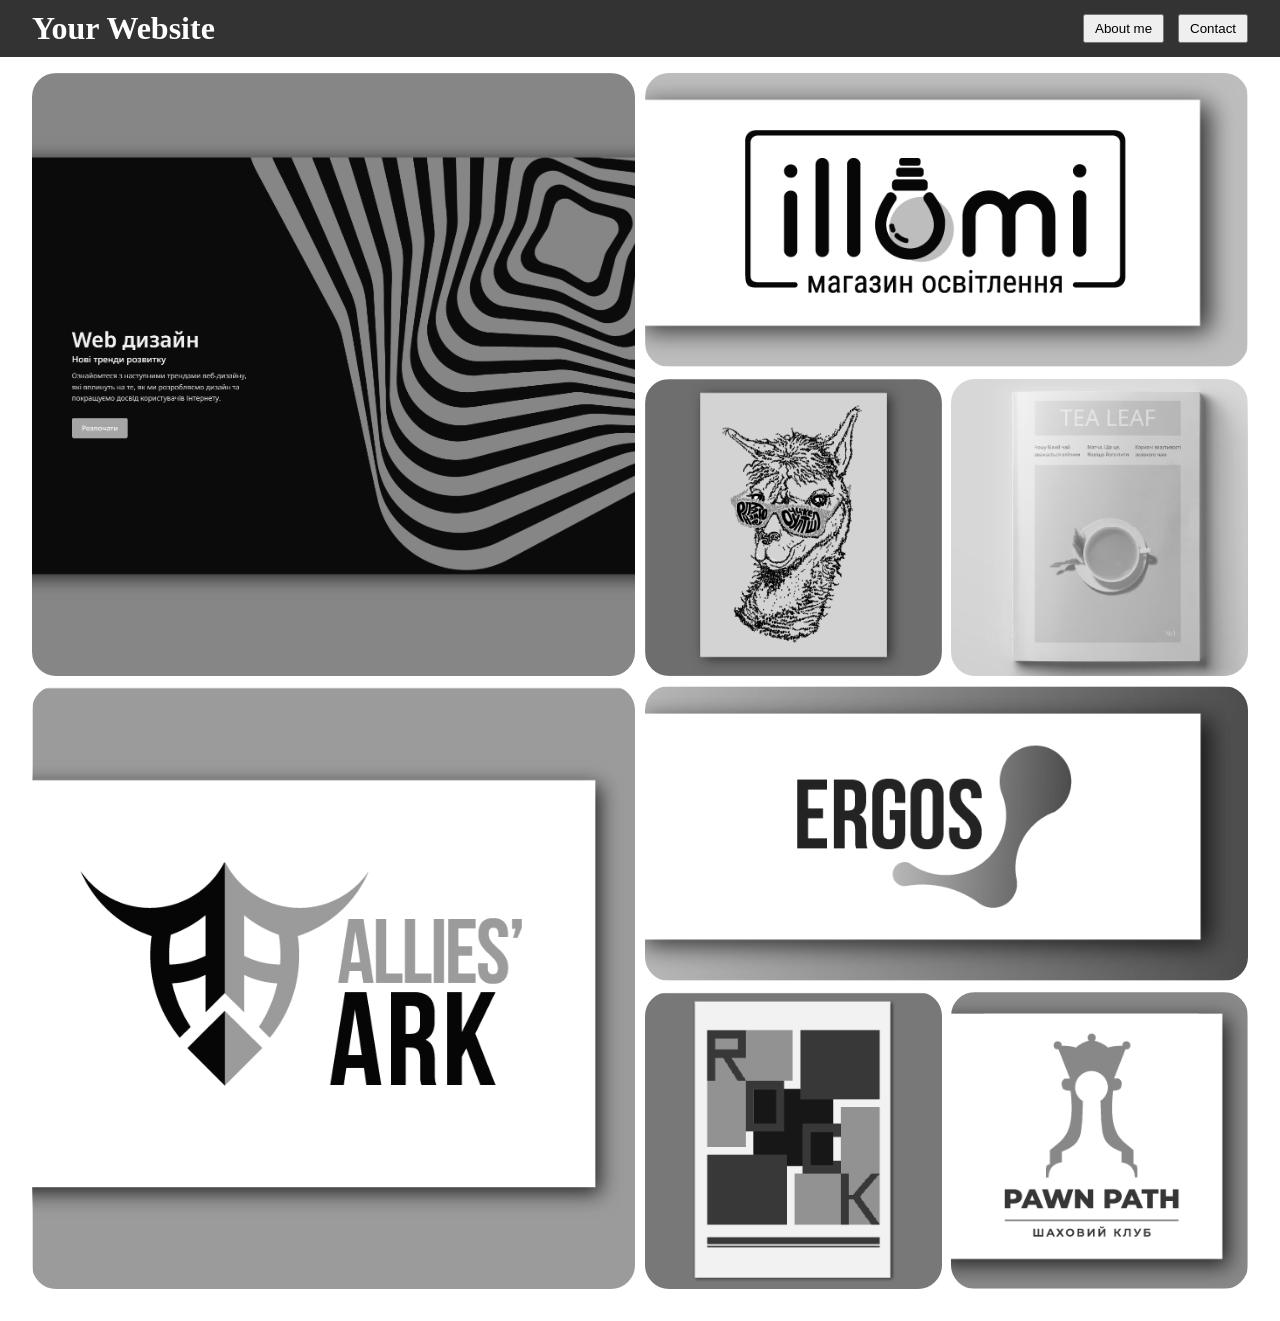
<file: index.html>
<!DOCTYPE html>
<html lang="en">
<head>
    <meta charset="UTF-8">
    <meta name="viewport" content="width=device-width, initial-scale=1.0">

    <link rel="stylesheet" href="assets/css/style.css">

    <title>Ваш сайт</title>

</head>
<body>

    <header>
        <div class="header-container">
            <!-- Left side of the header -->
            <div class="header-left">
                <h1>Your Website</h1>
            </div>
            
            <!-- Right side of the header -->
            <div class="header-right">
                <a href="about.html"><button>About me</button></a>
                <a href="contact.html"><button>Contact</button></a>
            </div>
        </div>
    </header>


   
    <div class="grid-container">
        <!-- Ваши ячейки с изображениями -->
        <!-- Строка 1 -->
        <div class="cell large Site"><a href="site.html"><img src="assets/img/Site web.png" alt="Картинка 1"></a></div>
        <div class="cell long Img1"><a href="illomi.html"><img src="assets/img/illomi.png" alt="Картинка 2"></a></div>
        <div class="cell Img2"><a href="plakat1.html"><img src="assets/img/plakat1.png" alt="Картинка 3"></a></div>



        <!-- Строка 2 -->
        <!-- Ваши другие ячейки -->
        
        <div class="cell Img3"><a href="tealeaf.html"><img src="assets/img/tealeaf.png" alt="Картинка 3"></a></div>
        <div class="cell demi Logo"><a href="alliesark.html"><img src="assets/img/ark.png" alt="Картинка 3"></a></div>


        <!-- Строка 3 -->
        <!-- Ваши оставшиеся ячейки -->
        <div class="cell long Img4"><a href="ergos.html"><img src="assets/img/ergos.png" alt="Картинка 3"></a></div>
        <div class="cell Img5"><a href="rock.html"><img src="assets/img/rock.png" alt="Картинка 3"></a></div>
        <div class="cell Img6"><a href="pawn.html"><img src="assets/img/pawn2.png" alt="Картинка 3"></a></div>

    </div>





</body>
</html>
</file>
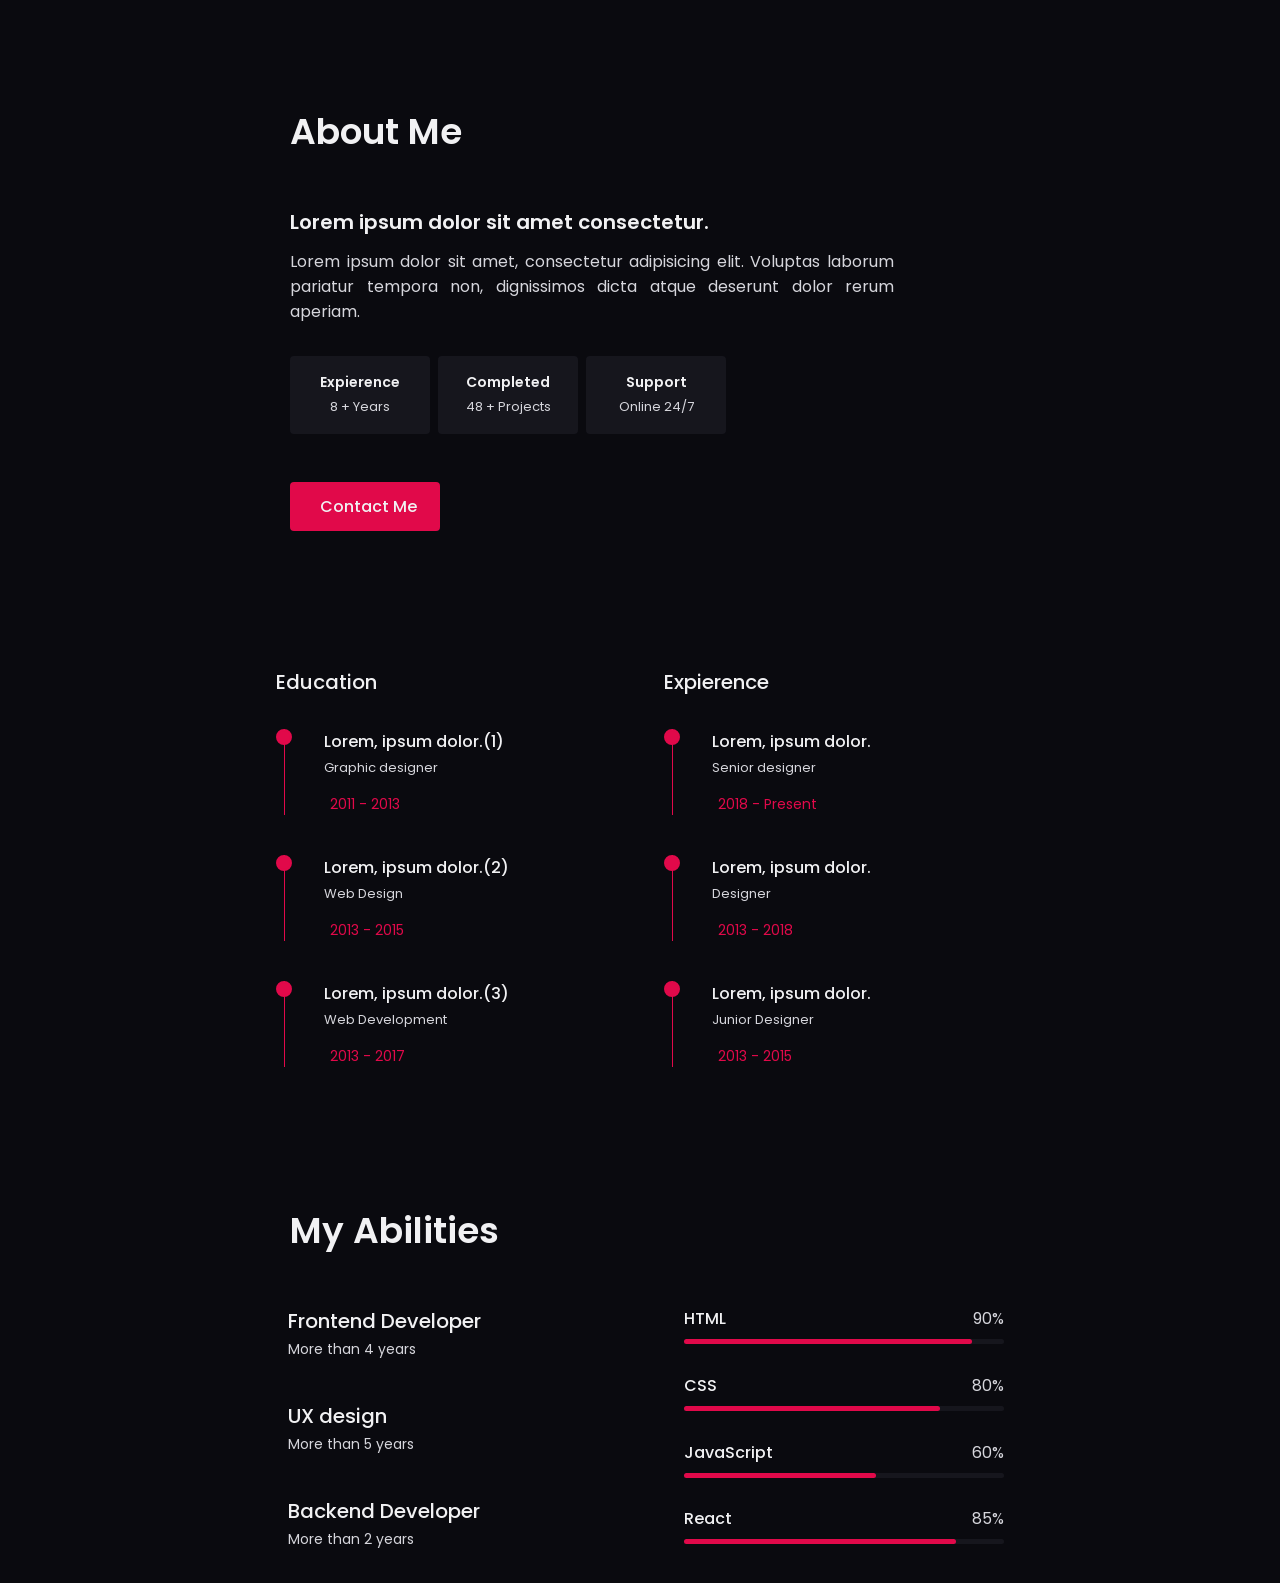
<file: about.html>
<!DOCTYPE html>
<html lang="en">
<head>
    <meta charset="UTF-8">
    <meta name="viewport" content="width=device-width, initial-scale=1.0">

    <link rel="stylesheet" href="assets/css/contact.css">

    <link rel="stylesheet" href="https://unicons.iconscout.com/release/v4.0.0/css/line.css">

    <title>About me</title>
</head>
<body>


<!-- About -->
<section class="about section" id="about">
    

    <div class="about__container container ">
        <h2 class="section__title left">About Me</h2>

        <div class="about__data">
            <h3 class="about__heading">Lorem ipsum dolor sit amet consectetur.</h3>
            <p class="about__description">Lorem ipsum dolor sit amet, consectetur adipisicing elit. Voluptas laborum pariatur tempora non, dignissimos dicta atque deserunt dolor rerum aperiam.</p>
            <div class="about__info grid">
                <div class="about__box">
                    <i class="uil uil-award about__icon"></i>
                    <h3 class="about__title">Expierence</h3>
                    <span class="about__subtitle">8 + Years</span>
                </div>

                <div class="about__box">
                    <i class="uil uil-suitcase about__icon"></i>
                    <h3 class="about__title">Completed</h3>
                    <span class="about__subtitle">48 + Projects</span>
                </div>

                <div class="about__box">
                    <i class="uil uil-headphones about__icon"></i>
                    <h3 class="about__title">Support</h3>
                    <span class="about__subtitle">Online 24/7</span>
                </div>
            </div>
            <a href="#contact" class="button"><i class="uil uil-navigator button__icon"></i>
            Contact Me
            </a>
        </div>
    </div>
</section>

<!-- Qualification -->
<section class="qualification section">
    <div class="qualification__container container grid">
        <div class="education">
            <h3 class="qualification__title">
                <i class="uil uil-graduation-cap"></i> Education
            </h3>

            <div class="timeline">
                <div class="timeline__item">
                    <div class="circle__dot"></div>
                    <h3 class="timeline__title">Lorem, ipsum dolor.(1)</h3>
                    <p class="timeline__text">Graphic designer</p>
                    <span class="timeline__date"><i class="uil uil-calendar-alt"></i>
                        2011 - 2013
                </span>
                </div>

                <div class="timeline__item">
                    <div class="circle__dot"></div>
                    <h3 class="timeline__title">Lorem, ipsum dolor.(2)</h3>
                    <p class="timeline__text">Web Design</p>
                    <span class="timeline__date"><i class="uil uil-calendar-alt"></i>
                        2013 - 2015
                </span>
                </div>

                <div class="timeline__item">
                    <div class="circle__dot"></div>
                    <h3 class="timeline__title">Lorem, ipsum dolor.(3)</h3>
                    <p class="timeline__text">Web Development</p>
                    <span class="timeline__date"><i class="uil uil-calendar-alt"></i>
                        2013 - 2017</span>
                </div>
            </div>
        </div>
        
        <div class="expierence">
            <h3 class="qualification__title">
                <i class="uil uil-suitcase"></i> Expierence
            </h3>

            <div class="timeline">
                <div class="timeline__item">
                    <div class="circle__dot"></div>
                    <h3 class="timeline__title">Lorem, ipsum dolor.</h3>
                    <p class="timeline__text">Senior designer</p>
                    <span class="timeline__date"><i class="uil uil-calendar-alt"></i>
                        2018 - Present</span>
                </div>

                <div class="timeline__item">
                    <div class="circle__dot"></div>
                    <h3 class="timeline__title">Lorem, ipsum dolor.</h3>
                    <p class="timeline__text">Designer</p>
                    <span class="timeline__date"><i class="uil uil-calendar-alt"></i>
                        2013 - 2018</span>
                </div>

                <div class="timeline__item">
                    <div class="circle__dot"></div>
                    <h3 class="timeline__title">Lorem, ipsum dolor.</h3>
                    <p class="timeline__text">Junior Designer</p>
                    <span class="timeline__date"><i class="uil uil-calendar-alt"></i>
                        2013 - 2015</span>
                </div>
            </div>
        </div>
    </div>
</section>

<!-- Skills -->
<section class="skills section" id="skills">
    
<div class="about__container container left"><h2 class="section__title left">My Abilities</h2></div>
    <div class="skills__container container grid">
        
        <div class="skills__tabs">
            <div class="skills__header skills__active" data-target="#frontent">
                <i class="uil uil-brackets-curly skills__icon"></i>

                <div>
                    <h1 class="skills__title">Frontend Developer</h1>
                    <span class="skills__subtitle">More than 4 years</span>
                    
                </div>
                <i class="uil uil-angle-down skills__arrow"></i>
            </div>

            <div class="skills__header" data-target="#design">
                <i class="uil uil-swatchbook skills__icon"></i>

                <div>
                    <h1 class="skills__title">UX design</h1>
                    <span class="skills__subtitle">More than 5 years</span>
                    
                </div>
                <i class="uil uil-angle-down skills__arrow"></i>
            </div>

            <div class="skills__header" data-target="#backend">
                <i class="uil uil-server-network skills__icon"></i>

                <div>
                    <h1 class="skills__title">Backend Developer</h1>
                    <span class="skills__subtitle">More than 2 years</span>
                    
                </div>
                <i class="uil uil-angle-down skills__arrow"></i>
            </div>
        </div>

        <div class="skills__content">
            <div class="skills__group skills__active" data-content id="frontent">
                <div class="skills__list grid">
                    <div class="skills__data">
                        <div class="skills__titles">
                            <h3 class="skills__name">HTML</h3>
                            <span class="skills__number">90%</span>
                        </div>

                        <div class="skills__bar">
                            <div class="span skills__percentage" style="width: 90%;"></div>
                        </div>
                    </div>

                    <div class="skills__data">
                        <div class="skills__titles">
                            <h3 class="skills__name">CSS</h3>
                            <span class="skills__number">80%</span>
                        </div>

                        <div class="skills__bar">
                            <div class="span skills__percentage" style="width: 80%;"></div>
                        </div>
                    </div>

                    <div class="skills__data">
                        <div class="skills__titles">
                            <h3 class="skills__name">JavaScript</h3>
                            <span class="skills__number">60%</span>
                        </div>

                        <div class="skills__bar">
                            <div class="span skills__percentage" style="width: 60%;"></div>
                        </div>
                    </div>

                    <div class="skills__data">
                        <div class="skills__titles">
                            <h3 class="skills__name">React</h3>
                            <span class="skills__number">85%</span>
                        </div>

                        <div class="skills__bar">
                            <div class="span skills__percentage" style="width: 85%;"></div>
                        </div>
                    </div>
                </div>
            </div>
            <div class="skills__group" data-content id="design">
                <div class="skills__list grid">
                    <div class="skills__data">
                        <div class="skills__titles">
                            <h3 class="skills__name">Figma</h3>
                            <span class="skills__number">90%</span>
                        </div>

                        <div class="skills__bar">
                            <div class="span skills__percentage" style="width: 90%;"></div>
                        </div>
                    </div>

                    <div class="skills__data">
                        <div class="skills__titles">
                            <h3 class="skills__name">Sketch</h3>
                            <span class="skills__number">80%</span>
                        </div>

                        <div class="skills__bar">
                            <div class="span skills__percentage" style="width: 80%;"></div>
                        </div>
                    </div>

                    <div class="skills__data">
                        <div class="skills__titles">
                            <h3 class="skills__name">Photoshop</h3>
                            <span class="skills__number">70%</span>
                        </div>

                        <div class="skills__bar">
                            <div class="span skills__percentage" style="width: 70%;"></div>
                        </div>
                    </div>
                </div>
            </div>
            <div class="skills__group" data-content id="backend">
                <div class="skills__list grid">
                    <div class="skills__data">
                        <div class="skills__titles">
                            <h3 class="skills__name">PHP</h3>
                            <span class="skills__number">90%</span>
                        </div>

                        <div class="skills__bar">
                            <div class="span skills__percentage" style="width: 90%;"></div>
                        </div>
                    </div>

                    <div class="skills__data">
                        <div class="skills__titles">
                            <h3 class="skills__name">Python</h3>
                            <span class="skills__number">80%</span>
                        </div>

                        <div class="skills__bar">
                            <div class="span skills__percentage" style="width: 80%;"></div>
                        </div>
                    </div>

                    <div class="skills__data">
                        <div class="skills__titles">
                            <h3 class="skills__name">MySQL</h3>
                            <span class="skills__number">60%</span>
                        </div>

                        <div class="skills__bar">
                            <div class="span skills__percentage" style="width: 60%;"></div>
                        </div>
                    </div>

                    <div class="skills__data">
                        <div class="skills__titles">
                            <h3 class="skills__name">Firebase</h3>
                            <span class="skills__number">85%</span>
                        </div>

                        <div class="skills__bar">
                            <div class="span skills__percentage" style="width: 85%;"></div>
                        </div>
                    </div>
                </div>
            </div>
        </div>
    </div>
</section>



<script>
    // SKILLS TABS
const tabs = document.querySelectorAll('[data-target]'),
      tabContent = document.querySelectorAll('[data-content]')

      tabs.forEach(tab => {
          tab.addEventListener("click", () => {
              const target = document.querySelector(tab.dataset.target)

              tabContent.forEach(tabContents => {
                  tabContents.classList.remove('skills__active')
              })

              target.classList.add('skills__active')

              tabs.forEach(tab => {
                tab.classList.remove('skills__active')
            })

            tab.classList.add('skills__active')
          })
      })
</script>
    
</body>
</html>
</file>
<file: assets/css/style.css>
body {
    margin: 0;
    padding: 0;
    overflow: hidden;


}



header {
    background-color: #333; /* Adjust the background color as needed */
    color: white; /* Adjust the text color as needed */
    padding: 10px;
    padding-left: 5.5%;
    padding-right: 6%;
}

.header-container {
    display: flex;
    justify-content: space-between;
    align-items: center;
}

.header-left h1 {
    margin: 0;
    /* margin-left: 8rem; */
}

.header-right button {
    margin-left: 10px;
    padding: 5px 10px;
}


/* .grid-container  */
    /* margin: 40px; /* Отступы со всех сторон */
    /* display: grid; */ 
    /* grid-template-rows: repeat(3, );
    grid-template-columns: repeat(6, 1fr);
    gap: 15px; */


    /* grid-column-gap: 1rem;
    grid-row-gap: 1rem;
    grid-template: "Site Site Site Img1 Img1 Img2" "Site Site Site Phone Phone Edit" "Eyes Simple Interfaces Phone Phone Peace" "You-design Integrations Integrations Enterprise Tools Tools" ". . . . . ."/1fr 1fr 1fr 1fr 1fr;
    /* margin-left: auto;
    margin-right: auto; */


/* .center {
    
    display: flex;
    align-items: center;
    justify-content: center;
} */

.grid-container {

  display: grid;
  /* grid-template-columns: repeat(6, 1fr);
  grid-template-rows: repeat(3, ); */
  gap: 0.75%;
  grid-template-columns: repeat(6, 15%);
grid-template-rows: repeat(3, 15%);

  /* grid-template-areas:
    "site site site img1 img1 img2"
    "site site site logo logo img3"
    "img4 img4 img5 logo logo img6"
    ". . . . . . "; */
    padding-left: 5%;
    /* padding-left: 10rem; */

    /* padding-left: 7rem; */
    /* margin-right: -5%; */
    margin-top: 1rem;
    aspect-ratio: 1;
}






/* .Site {
  grid-area: site;
}

.Img1 {
  grid-area: img1;
}

.Img2 {
  grid-area: img2;
}

.Logo {
  grid-area: logo;
}

.Img3 {
  grid-area: img3;
}

.Img4 {
  grid-area: img4;
}

.Img5 {
  grid-area: img5;
}

.Img6 {
  grid-area: img6;
} */




img {
    width: 100%;
    height: 100%;
    object-fit: cover;
    border-radius: 1.5rem; /* добавляем скругленные углы */
    transition: filter 0.3s; /* добавляем анимацию для плавного перехода при наведении */
    filter: grayscale(100%); /* изначально черно-белое изображение */
}

.cell {
    overflow: hidden;
    width: 100%;
    height: 100%;
    position: relative;



}

.cell.large {
    grid-row: span 2;
    grid-column: span 3;
}



.cell.demi {
    grid-row: span 2;
    grid-column: span 2;
}

.cell.long {
    grid-column: span 2;
} 

.cell.long img {
    width: 100%;
    height: auto;
}



.cell:hover img {
    filter: grayscale(0%); /* убираем черно-белый фильтр при наведении */
    cursor: pointer; /* меняем курсор на pointer при наведении */
}

@media screen and (max-width: 1700px) {

body {
    overflow: visible;
}


    .grid-container {
    gap: 0.75%;
    grid-template-columns: repeat(4, 1fr);
    grid-template-rows: repeat(4, 1fr);
    grid-template-areas:
      "img4 img4 img1 img1"
      "img5 img6 img2 img3"
      "site site  logo logo"
      "site site  logo logo"
      ". . . . . . ";
      margin-left: 2rem;
      padding-left: 0;
      margin: 2rem;
      aspect-ratio: 1;
      margin-top: 1rem;

    }
    

    .cell.large {
    grid-row: span 2;
    grid-column: span 2;
}

header {

    padding-left: 2rem;
    padding-right: 2rem;
}



.cell.demi {
    grid-row: span 2;
    grid-column: span 2;
}

.cell.long {
    grid-column: span 2;
} 

.cell.long img {
    width: 100%;
    height: auto;
}
    }


    @media screen and (max-width: 600px) {

        .grid-container {
        gap: 2%;
        grid-template-columns: repeat(2, 1fr);
        grid-template-rows: repeat(8, 50%);
        /* grid-template-areas:
          "img4 img4 img1 img1"
          "img5 img6 img2 img3"
          "site site  logo logo"
          "site site  logo logo"
          ". . . . . . "; */


          aspect-ratio: 1;

        }
        
    
        .cell.large {
        grid-row: span 2;
        grid-column: span 2;
    }
    
    
    
    .cell.demi {
        grid-row: span 2;
        grid-column: span 2;
    }
    
    .cell.long {

        grid-column: span 2;
    } 
    



        }
</file>
<file: assets/css/contact.css>
/* GOOGLE FONTS */
@import url('https://fonts.googleapis.com/css2?family=Poppins:wght@300;400;500;600&display=swap');

/* VARIABLES CSS */
:root {
    /* Colors */
    --hue-color:242;

    /* HSL Color Mode */
    --skin-color: hsl(342, 92%, 46%);
    --title-color: hsl(var(--hue-color), 8%, 95%);
    --text-color: hsl(var(--hue-color), 8%, 85%);
    --body-color: hsl(var(--hue-color), 19%, 5%);
    --box-color: hsl(var(--hue-color), 14%, 10%);
    --scroll-bar-color: hsl(var(--hue-color), 12%, 38%);
    --scroll-thumb-color: hsl(var(--hue-color), 12%, 26%);

    /* Font and typogrophy */
    --body-font: 'Poppins', sans-serif;

    /* .5rem = 8px, 1rem = 16px, 1.5rem = 24px ... */
    --biggest-font-size: 3rem;
    --h1-font-size: 2.25rem;
    --h2-font-size: 1.5rem;
    --h3-font-size: 1.25rem;
    --normal-font-size: 1rem;
    --small-font-size: .875rem;
    --smaller-font-size: .813rem;

    /* Font Weight */
    --font-medium: 500;
    --font-bold: 600;

    /* Margenes Bottom */
    --mb-0-25: .25rem;
    --mb-0-5: .5rem;
    --mb-0-75: .75rem;
    --mb-1: 1rem;
    --mb-1-5: 1.5rem;
    --mb-2: 2rem;
    --mb-2-5: 2.5rem;
    --mb-3: 3rem;

    /* z-index */
    --z-fixed: 10;
    --z-modal: 100;
}

@media screen and (max-width: 1024px) {
    :root {
        --biggest-font-size: 2rem;
        --h1-font-size: 1.5rem;
        --h2-font-size: 1.25rem;
        --h3-font-size: 1.125rem;
        --normal-font-size: .938rem;
        --small-font-size: .813rem;
        --smaller-font-size: .75rem;
    }
}

/* BASE */
* {
    margin: 0;
    padding: 0;
    box-sizing: border-box;
}

html {
    scroll-behavior: smooth;
}

body, 
button,
input {
    font-family: var(--body-font);
    font-size: var(--normal-font-size);
}

body {
    background-color: var(--body-color);
    color: var(--text-color);
}

h1, h2, h3 {
    color: var(--title-color);
    font-weight: var(--font-bold);
}

ul {
    list-style: none;
}

a {
    text-decoration: none;
}

img {
    /* min-width: 100%; */
    height: auto;
}

button {
    cursor: pointer;
}

button,
input {
    border: none;
    outline: none;
}

/* LAYOUT */
.container {
    max-width: 1250px;
    margin-left: auto;
    margin-right: auto;
}

.grid {
    display: grid;
}

/* REUSABLE CSS CLASSES */
.section {
    padding: 6.5rem 0 2rem;
}

.section__title {
    text-align: center;
    font-size: var(--h1-font-size);
    margin-bottom: var(--mb-3);
}

.left {
    text-align: left;
}

.section__title::before {
    content: attr(data-heading);
    display: block;
    font-size: var(--normal-font-size);
    font-weight: var(--font-medium);
    color: var(--skin-color);
}

/* SIDEBAR */
.sidebar {
    position: fixed;
    width: 100px;
    height: 100vh;
    background-color: var(--body-color);
    border-right: 1px solid var(--box-color);
    transition: .5s
}

.nav__logo {
    position: absolute;
    left: 0;
    right: 0;
    top: 1.8rem;
    width: 40px;
    height: 40px;
    border-radius: 50%;
    background-color: var(--skin-color);
    text-align: center;
    margin: auto;
}

.nav__logo-text {
    font-size: 1.125rem;
    color: var(--title-color);
    font-weight: var(--font-bold);
    line-height: 40px;
}

.nav__menu {
    position: fixed;
    transform: rotate(-90deg) translateX(-100%);
    transform-origin: left top;
    width: 100vh;
}

.menu {
    display: flex;
}

.nav__list {
    display: flex;
    flex-direction: row-reverse;
    margin: -2px auto 0 auto;
}

.nav__link {
    float: right;
    height: 100%;
    line-height: 100px;
    padding: 0 1rem;
    color: var(--title-color);
    font-weight: var(--font-medium);
    position: relative;
    transition: .4s;
}

.btn__share {
    position: absolute;
    bottom: 1.8rem;
    left: 0;
    right: 0;
    text-align: center;
}

.social__share {
    font-size: 1.5rem;
}

.nav__toogle {
    height: 32px;
    width: 36px;
    cursor: pointer;
    position: fixed;
    right: 1.5rem;
    top: 2rem;
    font-size: 1.2rem;
    border-radius: .25rem;
    background-color: var(--skin-color);
    color: var(--title-color);
    display: none;
    justify-content: center;
    align-items: center;
    z-index: var(--z-fixed);
}

.nav__close {
    font-size: 1.5rem;
    position: absolute;
    top: 1rem;
    right: 1.25rem;
    cursor: pointer;
    display: none;
}

/* Active Link */
.nav__link.active-link, .nav__link:hover {
    color: var(--skin-color);
}

.nav__link.active-link::after, .nav__link:hover::after {
    position: absolute;
    content: '';
    width: 6px;
    height: 6px;
    background-color: var(--skin-color);
    border-radius: 50%;
    bottom: 1.8rem;
    left: 0;
    right: 0;
    margin: auto;
}

/* MAIN */
.main {
    margin-left: 100px;
}

/* Home Section */
.home {
    background: url('../img/home-bg.jpg');
    background-size: cover;
    background-position: center center;
    height: 100vh;
}

.home__container {
    position: relative;
    height: 100%;
    align-items: center;
}

.home__social {
    position: absolute;
    top: 1.8rem;
    left: 0;
    display: flex;
    align-items: center;
    column-gap: 3.5rem;
}

.home__social-follow {
    font-weight: var(--font-medium);
    position: relative;
}

.home__social-follow::after {
    content: '';
    position: absolute;
    width: 1rem;
    height: 2px;
    background-color: var(--text-color);
    right: -45%;
    top: 50%;
}

.home__social-links {
    display: inline-flex;
    column-gap: 1rem;
}

.home__social-link {
    font-size: 1.08rem;
    color: var(--text-color);
    transition: .3s;
}


.home__social-link:hover {
    transform: translateY(.25rem);
}

.home__img {
    display: none;
}

.home__title {
    font-size: var(--biggest-font-size);
}

.home__subtitle {
    font-size: var(--h3-font-size);
    font-weight: var(--font-medium);
    margin-bottom: var(--mb-0-75);
}

.home__description {
    max-width: 450px;
    margin-bottom: var(--mb-2);
}

.my__info {
    display: flex;
    column-gap: 1.8rem;
    position: absolute;
    left: 0;
    bottom: 1.8rem;
}

.info__item {
    display: flex;
    align-items: center;
}

.info__title,
.info__subtitle {
    font-size: var(--small-font-size);
}

.info__title {
    font-weight: var(--font-medium);
}

.info__icon {
    font-size: 1.8rem;
    color: var(--skin-color);
    margin-right: var(--mb-0-75);
}

/* Buttons */
.button {
    display: inline-flex;
    align-items: center;
    column-gap: .5rem;
    background-color: var(--skin-color);
    color: var(--title-color);
    padding: .75rem 1.4rem;
    border-radius: .25rem;
    font-weight: var(--font-medium);
    position: relative;
    z-index: 1;
}

.button::after {
    position: absolute;
    content: '';
    left: 0;
    top: 0;
    width: 100%;
    height: 100%;
    background-color: #343a40;
    z-index: -1;
    transform-origin: center;
    transform: scale(0);
    border-radius: .25rem;
    transition: .3s;
}

.button:hover::after {
    transform: scale(1);

}

.button__icon {
    font-size: 1.25rem;
}

/* About Section */
.about__container {
    /* grid-template-columns: repeat(2, 1fr);
    column-gap: 4rem;
    align-items: center; */
    max-width: 700px;
}

.about__img {
    width: 480px;
    border-radius: 0.75rem;
    justify-self: center;
}

.about__heading {
    font-size: var(--h3-font-size);
    margin-bottom: var(--mb-0-75);
}

.about__description {
    text-align: justify;
    padding-right: 6rem;
    margin-bottom: var(--mb-2);
}

.about__info {
    grid-template-columns: repeat(3, 140px);
    column-gap: .5rem;
    margin-bottom: var(--mb-3);
}

.about__box {
    text-align: center;
    border-radius: .25rem;
    padding: 1rem 1.25rem;
    background-color: var(--box-color);
}

.about__icon {
    font-size: 1.5rem;
    color: var(--skin-color);
    margin-bottom: var(--mb-0-75);
}

.about__title {
    font-size: var(--small-font-size);
}

.about__subtitle {
    font-size: var(--smaller-font-size);
}

/* Qualification Section */
.qualification__container {
    grid-template-columns: repeat(2, 340px);
    column-gap: 3rem;
    justify-content: center;
}

.qualification__title {
    font-size: var(--h3-font-size);
    font-weight: var(--font-medium);
    margin-bottom: var(--mb-2);
}

.timeline__item {
    position: relative;
    padding-left: 3rem;
    margin-bottom: var(--mb-2-5);
}

.timeline__item:last-child {
    margin-bottom: 0;
}

.timeline__item::before {
    content: '';
    width: 1px;
    position: absolute;
    left: .48rem;
    top: 0;
    height: 100%;
    background-color: var(--skin-color);
}

.circle__dot {
    position: absolute;
    left: 0;
    top: 0;
    height: 1rem;
    width: 1rem;
    border: 2px solid var(--skin-color);
    border-radius: 50%;
    background-color: var(--skin-color);
    transition: .3s;
}

.timeline__item:hover .circle__dot {
    background-color: var(--body-color);
}

.timeline__title {
    font-size: var(--normal-font-size);
    font-weight: var(--font-medium);
    margin-bottom: var(--mb-0-25);
}

.timeline__text {
    font-size: var(--smaller-font-size);
    margin-bottom: var(--mb-1);
}

.timeline__date {
    display: flex;
    align-items: center;
    column-gap: .4rem;
    font-size: var(--small-font-size);
    color: var(--skin-color);
}

/* Skills Section */
.skills__container {
    grid-template-columns: 360px 320px;
    column-gap: 3rem;
    justify-content: center;
}

.skills__header {
    display: flex;
    align-items: center;
    cursor: pointer;
}

.skills__header:not(:last-child) {
    margin-bottom: var(--mb-2-5);
}

.skills__icon, 
.skills__arrow {
    font-size: 2rem;
    color: var(--skin-color);
}

.skills__icon {
    margin-right: var(--mb-0-75);
}

.skills__title {
    font-size: var(--h3-font-size);
    font-weight: var(--font-medium);
}

.skills__subtitle {
    font-size: var(--small-font-size);
}

.skills__arrow {
    margin-left: auto;
}

.skills__active .skills__arrow {
    transform: rotate(-90deg);
    transition: .3s;
}

.skills [data-content] {
    display: none;
}

.skills__active[data-content] {
    display: block;
}

.skills__list {
    row-gap: 1.8rem;
}

.skills__titles {
    display: flex;
    justify-content: space-between;
    margin-bottom: var(--mb-0-5);
}

.skills__name {
    font-size: var(--normal-font-size);
    font-weight: var(--font-medium);
}

.skills__bar,
.skills__percentage {
    height: 5px;
    border-radius: .25rem;
}

.skills__bar {
    background-color: var(--box-color);
}

.skills__percentage {
    display: block;
    background-color: var(--skin-color);
}

/* Work Section */
.work__container {
    grid-template-columns: repeat(3, 330px);
    gap: 1.8rem;
    justify-content: center;
    padding-top: 1rem;
}

.work__filters {
    display: flex;
    justify-content: center;
    align-items: center;
    column-gap: .75rem;
    margin-bottom: 2rem;
}

.work__item {
    cursor: pointer;
    color: var(--title-color);
    padding: .25rem .75rem;
    font-weight: var(--font-medium);
    border-radius: .5rem;
}

.work__card {
    background-color: var(--box-color);
    padding: 1.25rem;
    border-radius: .5rem;
}

.portfolio__item-details {
    display: none;
}

.work__img {
    border-radius: .5rem;
    margin-bottom: var(--mb-1);
}

.work__title {
    font-size: var(--normal-font-size);
    font-weight: var(--font-medium);
    margin-bottom: var(--mb-0-5);
}

.work__button {
    color: var(--skin-color);
    font-size: var(--small-font-size);
    display: flex;
    align-items: center;
    column-gap: .25rem;
    cursor: pointer;
}

.work__button-icon {
    font-size: 1rem;
    transition: .3s;
}

.work__button:hover .work__button-icon {
    transform: translateX(.25rem);
}

/* Active Item Work */

.active-work {
    background-color: var(--skin-color);
    color: var(--title-color);
}

/* Portfolio popup */
.portfolio__popup {
    position: fixed;
    top: 0;
    left: 0;
    right: 0;
    bottom: 0;
    background-color: rgba(0, 0, 0, 0.5);
    display: flex;
    justify-content: center;
    align-items: center;
    padding: 0 1rem;
    z-index: var(--z-modal);
    opacity: 0;
    visibility: hidden;
    transition: .3s;
}

.portfolio__popup.open {
    opacity: 1;
    visibility: visible;
}

.portfolio__popup-inner {
    background-color: var(--box-color);
    width: 900px;
    border-radius: .5rem;
    padding: 2.5rem;
    position: relative;
}

.portfolio__popup-content {
    grid-template-columns: repeat(2, 1fr);
    align-items: center;
    column-gap: 3rem;
}

.portfolio__popup-close {
    position: absolute;
    top: 1.5rem;
    right: 1.5rem;
    font-size: 1.5rem;
    color: var(--skin-color);
    cursor: pointer;
}

.portfolio__popup-img {
    border-radius: .5rem;
}

.portfolio__popup-subtitle {
    font-size: var(--smaller-font-size);
    margin-bottom: var(--mb-0-25);
}

.details__title {
    font-size: var(--h3-font-size);
    font-weight: var(--font-medium);
    margin-bottom: var(--mb-1);
}

.details__description {
    font-size: var(--small-font-size);
    margin-bottom: var(--mb-2);
}

.details__info li {
    margin-bottom: var(--mb-0-75);
    text-transform: capitalize;
    font-size: var(--small-font-size);
}

.details__info li:last-child {
    margin-bottom: 0;
}

.details__info li span {
    font-weight: normal;
}

.details__info li a {
    text-transform: lowercase;
    color: var(--skin-color);
}

/* Services Section */
.services__container {
    grid-template-columns: repeat(3, 250px);
    justify-content: center;
    column-gap: 1.8rem;
}

.services__content {
    position: relative;
    background-color: var(--box-color);
    padding: 6rem 0 2rem 2.5rem;
    border-radius: .25rem;
}

.services__icon {
    display: block;
    font-size: 1.8rem;
    color: var(--skin-color);
    margin-bottom: var(--mb-1);
}

.services__title {
    font-size: var(--h3-font-size);
    margin-bottom: var(--mb-1);
    font-weight: var(--font-medium);
}

.services__button {
    color: var(--skin-color);
    font-size: var(--small-font-size);
    display: flex;
    align-items: center;
    column-gap: .25rem;
    cursor: pointer;
}

.services__button-icon {
    font-size: 1rem;
    transition: .3s;
}

.services__button:hover .services__button-icon {
    transform: translateX(.25rem);
}

.services__modal {
    position: fixed;
    top: 0;
    left: 0;
    right: 0;
    bottom: 0;
    background-color: rgba(0, 0, 0, 0.5);
    display: flex;
    justify-content: center;
    align-items: center;
    padding: 0 1rem;
    z-index: var(--z-modal);
    opacity: 0;
    visibility: hidden;
    transition: .3s;
}

.services__modal-content {
    width: 500px;
    position: relative;
    background-color: var(--box-color);
    padding: 4.5rem 2.5rem 2.5rem;
    border-radius: .5rem;
}

.services__modal-close {
    position: absolute;
    top: 1.5rem;
    right: 1.5rem;
    font-size: 1.5rem;
    color: var(--skin-color);
    cursor: pointer;
}

.services__modal-title,
.services__modal-description {
    text-align: center;
}

.services__modal-title {
    font-size: var(--h3-font-size);
    font-weight: var(--font-medium);
    margin-bottom: var(--mb-1);
}

.services__modal-description {
    font-size: var(--small-font-size);
    padding: 0 3.5rem;
    margin-bottom: var(--mb-2);
}

.services__modal-services {
    row-gap: var(--mb-0-75);
}

.services__modal-service {
    display: flex;
    align-items: center;
    column-gap: .5rem;
}

.services__modal-icon {
    color: var(--skin-color);
    font-size: 1.1rem;
}

.services__modal-info {
    font-size: var(--small-font-size);
}


/* Active Modal */
.active-modal {
    opacity: 1;
    visibility: visible;
}


/* Testimonial Section */
@media screen and (min-width: 992px) {
    .testimonials__container {
        width: 750px;
        margin-left: auto !important;
        margin-right: auto !important;
    }
}

.testimonial__card {
    background-color: var(--box-color);
    padding: 1.8rem 2rem;
    border-radius: .5rem;
    margin-bottom: 3rem;
}

.testimonial__quote {
    display: inline-flex;
    font-size: 1.5rem;
    color: var(--skin-color);
    margin-bottom: var(--mb-1);
}

.testimonial__description {
    margin-bottom: var(--mb-1);
    font-size: var(--small-font-size);
}

.testimonial__date {
    font-size: var(--normal-font-size);
    margin-bottom: var(--mb-2);
}

.testimonial__profile {
    display: flex;
    align-items: center;
    column-gap: 1rem;
}

.testimonial__profile-img {
    width: 60px;
    height: 60px;
    border-radius: 3rem;
}

.testimonial__profile-data {
    display: flex;
    flex-direction: column;
    row-gap: .4rem;
}

.testimonial__profile-name {
    font-size: var(--h3-font-size);
    font-weight: var(--font-medium);
    color: var(--title-color);
}

.testimonial__profile-detail {
    font-size: var(--small-font-size);
}

/* Swiper Class */
.swiper-pagination-bullet {
    background-color: var(--box-color);
}

.swiper-pagination-bullet-active {
    background-color: var(--skin-color);
}


/* Contact section */
.contact__container {
    grid-template-columns: 300px 340px;
    column-gap: 3rem;
    justify-content: center;
    align-items: center;
}

.contact__info {
    display: grid;
    row-gap: 1rem;
}

.contact__card {
    background-color: var(--box-color);
    padding: 1rem;
    border-radius: .5rem;
    text-align: center;
}

.contact__card-icon {
    font-size: 1.8rem;
    color: var(--title-color);
    margin-bottom: var(--mb-0-25);
}

.contact__card-title,
.contact__card-data {
    font-size: var(--small-font-size);
}

.contact__card-title {
    font-weight: var(--font-medium);
}

.contact__card-data {
    display: block;
    margin-bottom: var(--mb-0-75);
}

.contact__button {
    color: var(--skin-color);
    font-size: var(--small-font-size);
    display: flex;
    align-items: center;
    justify-content: center;
    column-gap: .25rem;
    cursor: pointer;
}

.contact__button-icon {
    font-size: 1rem;
    transition: .3s;
}

.contact__button:hover .contact__button-icon {
    transform: translateX(.25rem);
}

.input__container {
    position: relative;
    margin-top: .1rem;
    margin-bottom: 1.9rem;
}

.input {
    width: 100%;
    border: 2px solid var(--text-color);
    background-color: transparent;
    padding: .6rem 1.2rem;
    color: var(--title-color);
    font-weight: var(--font-medium);
    font-size: var(--normal-font-size);
    letter-spacing: .5px;
    outline: none;
    border-radius: .5rem;
    transition: .3s;
}

textarea.input {
    padding: .8rem 1.2rem;
    min-height: 140px;
    border-radius: .5rem;
    resize: none;
}

.input__container label {
    position: absolute;
    top: 50%;
    left: 1rem;
    transform: translateY(-50%);
    padding: 0 .4rem;
    color: var(--text-color);
    font-size: 1rem;
    font-weight: var(--font-medium);
    pointer-events: none;
    z-index: 15;
    transition: .5s;
}

.input__container.textarea label {
    top: 1rem;
    transform: translateY(0);
}

.input__container span {
    position: absolute;
    top: 0;
    left: 25px;
    color: transparent;
    transform: translateY(-50%);
    font-size: var(--small-font-size);
    padding: 0 .4rem;
    pointer-events: none;
    z-index: var(--z-fixed);
}

.input__container span::before,
.input__container span::after {
    content: '';
    position: absolute;
    width: 10%;
    height: 5px;
    opacity: 0;
    background-color: var(--body-color);
    top: 50%;
    transform: translateY(-50%);
    transition: .3s;
}

.input__container span::before {
    left: 50%;
}

.input__container span::after {
    right: 50%;
}

.input__container.focus label {
    top: 0;
    transform: translateY(-50%);
    left: 25px;
    font-size: var(--smaller-font-size);
}

.input__container.focus span::before,
.input__container.focus span::after {
    width: 50%;
    opacity: 1;
}


/* FOOTER */
.footer {
    padding-top: 2rem;
}

.footer__container {
    grid-template-columns: repeat(3, 1fr);
    column-gap: 1.6rem;
}

.footer__bg {
    background-color: var(--box-color);
    padding: 3rem 0 3.5rem;
}

.footer__title {
    font-size: var(--h1-font-size);
    margin-bottom: var(--mb-0-25);
}

.footer__subtitle {
    font-size: var(--small-font-size);
}

.footer__links {
    display: flex;
    justify-self: center;
    column-gap: 2rem;
}

.footer__link:hover {
    color: var(--skin-color);
}

.footer__socials {
    justify-self: flex-end;
}

.footer__social {
    font-size: 1.25rem;
    margin-right: var(--mb-1-5);
}

.footer__social:hover {
    color: var(--skin-color);
}

.footer__copy {
    font-size: var(--smaller-font-size);
    text-align: center;
    margin-top: 4.5rem;
}

.footer__title,
.footer__subtitle,
.footer__link,
.footer__social {
    color: var(--title-color);
}

/* SCROL UP */

/* Show Scroll Up */


/* SCROLL BAR */
::-webkit-scrollbar {
    width: .6rem;
    background-color: var(--scroll-bar-color);
    border-radius: .5rem;
}

::-webkit-scrollbar-thumb {
    background-color: var(--scroll-thumb-color);
    border-radius: .5rem;
}

/* BREACKPOINTS */
/* For Large Devices */
/* @media screen and (max-width: 1408px) {
    .container {
        margin-left: var(--mb-2-5);
        margin-right: var(--mb-2-5);
    }
} */

/* @media screen and (max-width: 1216px) {
    .about__container {
        column-gap: 2.5rem;
    }

    .about__description {
        padding-right: 0;
    }

    .work__container {
        grid-template-columns: repeat(2, 330px);
        gap: 2.5rem;
    }
} */

@media screen and (max-width: 1024px) {
    /* .container {
        margin-left: var(--mb-1-5);
        margin-right: var(--mb-1-5);
    } */


    .left {
        text-align: center;
    }

    .sidebar {
        width: 100%;
        z-index: 999;
        transform: translateX(-100%);
    }

    .show-sidebar {
        transform: translateX(0);
    }

    .nav__logo,
    .btn__share {
        display: none;
    }

    .nav__menu {
        height: 100%;
        width: 100%;
        transform: rotate(0deg) translateX(0);
        display: flex;
        justify-content: center;
    }

    .nav__list {
        flex-direction: column;
        height: 100%;
        justify-content: center;
        align-items: center;
    }

    .nav__link {
        padding: 1rem 0;
        line-height: 1.5;
    }

    .nav__link.active-link::after, 
    .nav__link:hover::after {
        bottom: 0;
    }

    .nav__close {
        display: block;
    }

    .nav__toogle {
        display: flex;
    }

    .main {
        margin-left: 0;
    }

    .about__container {
        grid-template-columns: 1fr;
        row-gap: 2.5rem;
    }

    .about__img {
        width: 350px;
    }

    .about__data {
        text-align: center;
    }

    .about__info {
        justify-content: center;
    }

    .about__box {
        padding: .75rem .5rem;
    }

    .about__description {
        padding: 0 4rem;
        text-align: center;
    } 

    .qualification__container {
        grid-template-columns: repeat(2, 290px);
    }

    .skills__container {
        grid-template-columns: 340px 300px;
    }

    .skills__list {
        row-gap: 1.7rem;
    }

    .work__card {
        padding: 1rem;
    }

    .work__img {
        margin-bottom: var(--mb-0-75);
    }

    .work__title {
        margin-bottom: var(--mb-0-25);
    }

    .services__container {
        grid-template-columns: repeat(3, 220px);
    }

    .testimonial__card {
        padding: 1.25rem 1.5rem;
    }

    .portfolio__item-details {
        margin-bottom: var(--mb-1-5);
    }

    .details__info li {
        margin-bottom: var(--mb-0-5);
    }

    .details__title {
        margin-bottom: var(--mb-0-75);
    }
}

/* For Medium Devices */
@media screen and (max-width: 768px) {
    .about__img {
        width: 250px;
    }

    .qualification__container {
        grid-template-columns: 290px;
        row-gap: 3rem;
    }

    .skills__container {
        grid-template-columns: 300px;
        row-gap: 3rem;
    }

    .work__container {
        grid-template-columns: 330px;
    }

    .services__container {
        grid-template-columns: repeat(2, 1fr);
        gap: 1.5rem;
    }

    .services__content {
        padding: 3.5rem .5rem 1.25rem 1.5rem;
    }

    .services__icon {
        font-size: 1.5rem;
    }

    .contact__container {
        grid-template-columns: 360px;
        row-gap: 3rem;
    }

    .footer__container {
        grid-template-columns: repeat(2, 1fr);
        row-gap: 3rem;    }

    .footer__socials {
        justify-self: start;
    }

    .footer__links {
        flex-direction: column;
        row-gap: 1.5rem;
        justify-self: flex-end;
    }

    .footer__bg {
        padding: 2rem 0 3rem;
    }

    .footer__copy {
        margin-top: var(--mb-3);
    }

    .portfolio__popup-inner {
        width: 420px;
        padding: 2.8rem 1.5rem 2.5rem;
    }

    .portfolio__popup-content {
        grid-template-columns: 1fr;
        row-gap: 1.6rem;
    }

    .details__title {
        font-size: var(--normal-font-size);
    }

    .portfolio__popup-close {
        top: .5rem;
    }
}

@media screen and (max-width: 576px) {
    .container {
        margin-left: var(--mb-1-5);
        margin-right: var(--mb-1-5);
    }

    .nav__toogle {
        right: initial;
        left: 1.5rem;
    }

    .home {
        background-image: none;
        height: initial;
        align-items: initial;
        padding: 7rem 0 2rem;
    }

    .home__container {
        row-gap: 2rem;
    }

    .home__img {
        display: block;
        width: 250px;
        justify-self: center;
    }

    .home__social {
        left: initial;
        right: -1rem;
        flex-direction: column;
        row-gap: 3.5rem;
    }

    .home__social-follow {
        font-size: var(--smaller-font-size);
        transform: rotate(90deg);
    }

    .home__social-links {
        flex-direction: column;
        row-gap: .25rem;
    }

    .home__social-link {
        font-size: var(--normal-font-size);
    }

    .my__info {
        display: none;
    }

    .about__info {
        grid-template-columns: repeat(3, 1fr);
    }

    .about__description {
        padding: 0;
    }

    .services__modal-content {
        padding: 4.5rem 1.5rem 2.5rem;
    }

    .services__modal-description {
        padding: 0;

    }

    .contact__container,
    .work__container {
        grid-template-columns: 300px;
    }

    .footer__container {
        grid-template-columns: 1fr;
    }

    .footer__links {
        justify-self: flex-start;
    }
}

@media screen and (max-width: 350px) {
    .container {
        margin-left: var(--mb-1);
        margin-right: var(--mb-1);
    }

    .home__img {
        width: 200px;
    }

    .home__title {
        font-size: var(--h1-font-size);
    }

    .home__subtitle {
        font-size: var(--normal-font-size);
    }

    .about__info {
        grid-template-columns: repeat(2, 1fr);
        row-gap: .5rem;
    }

    .contact__container,
    .work__container,
    .skills__container,
    .qualification__container {
        grid-template-columns: 1fr;
    }

    .skills__title {
        font-size: var(--normal-font-size);
    }

    .work__item {
        font-size: var(--small-font-size);
    }

    .work__filters {
        column-gap: .25rem;
    }

    .services__container {
        grid-template-columns: max-content;
    }

    .services__content {
        padding-right: 3.5rem;
    }
}
</file>
